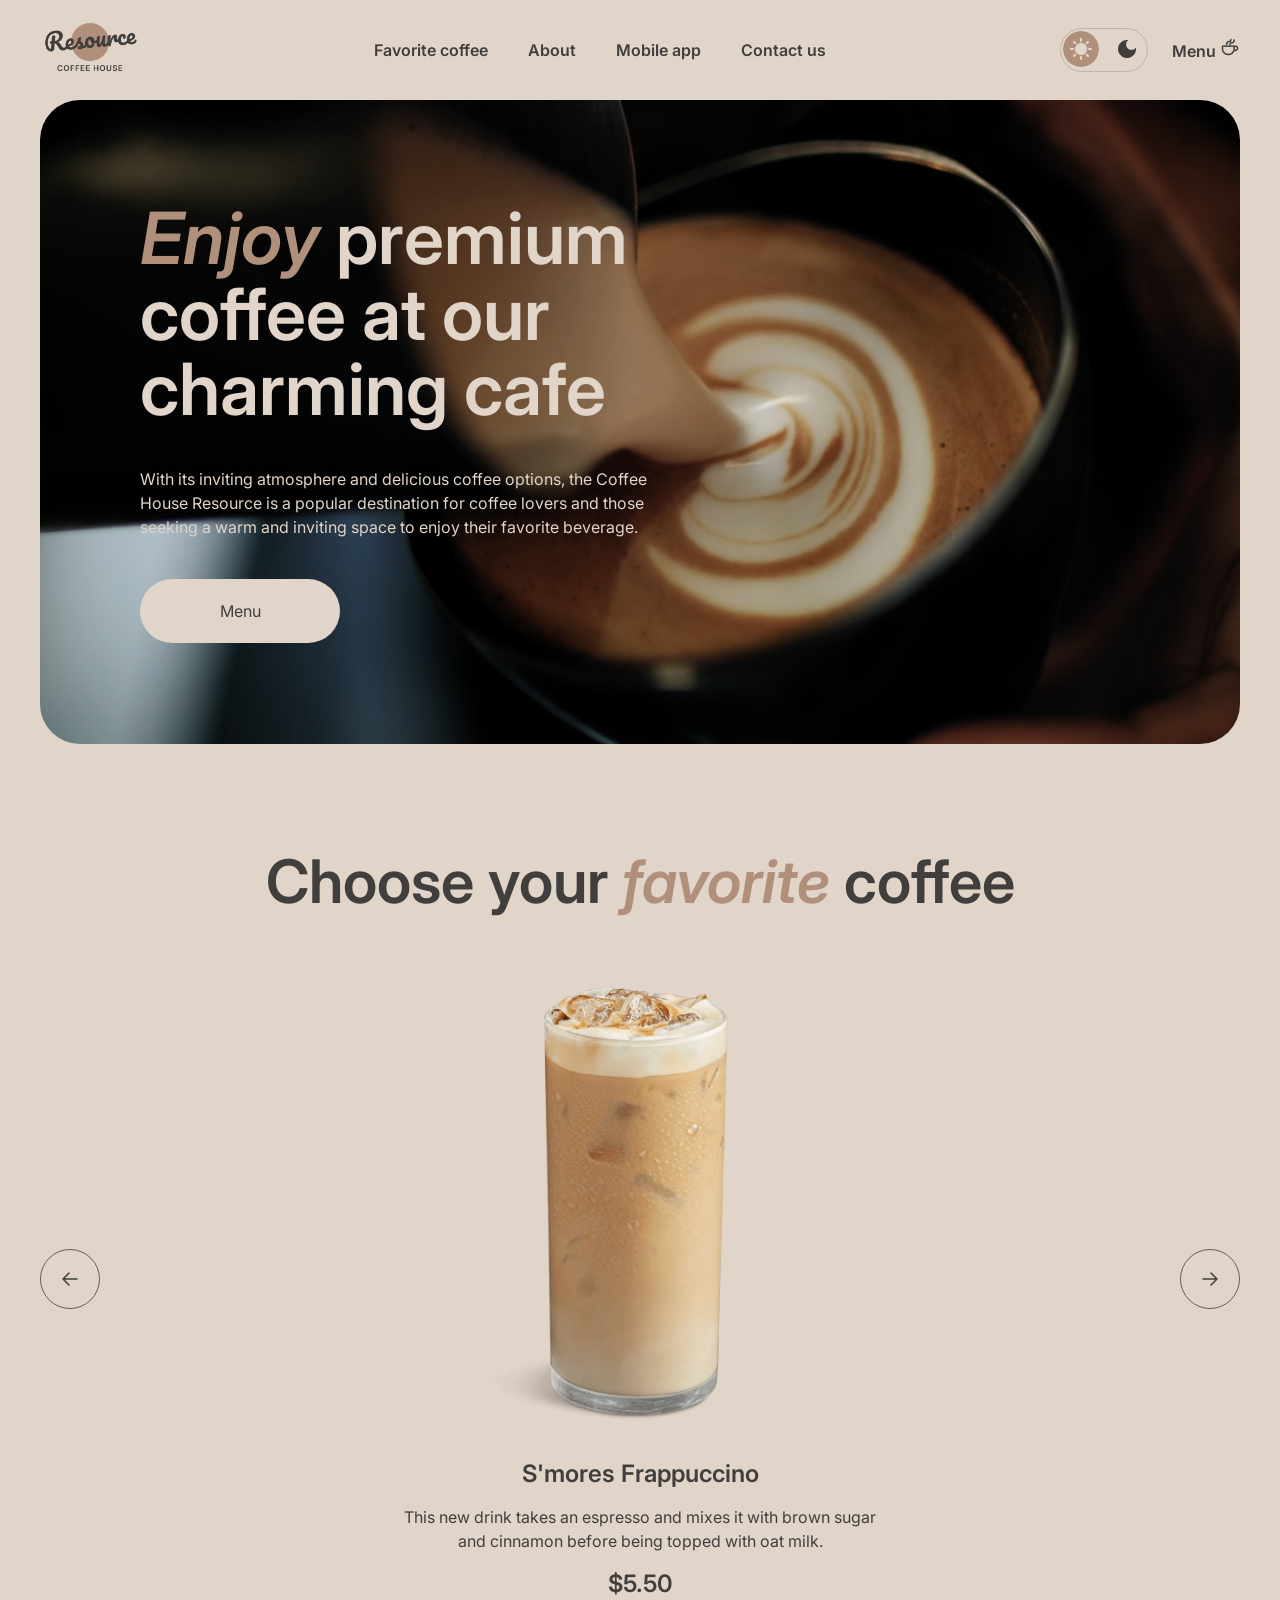
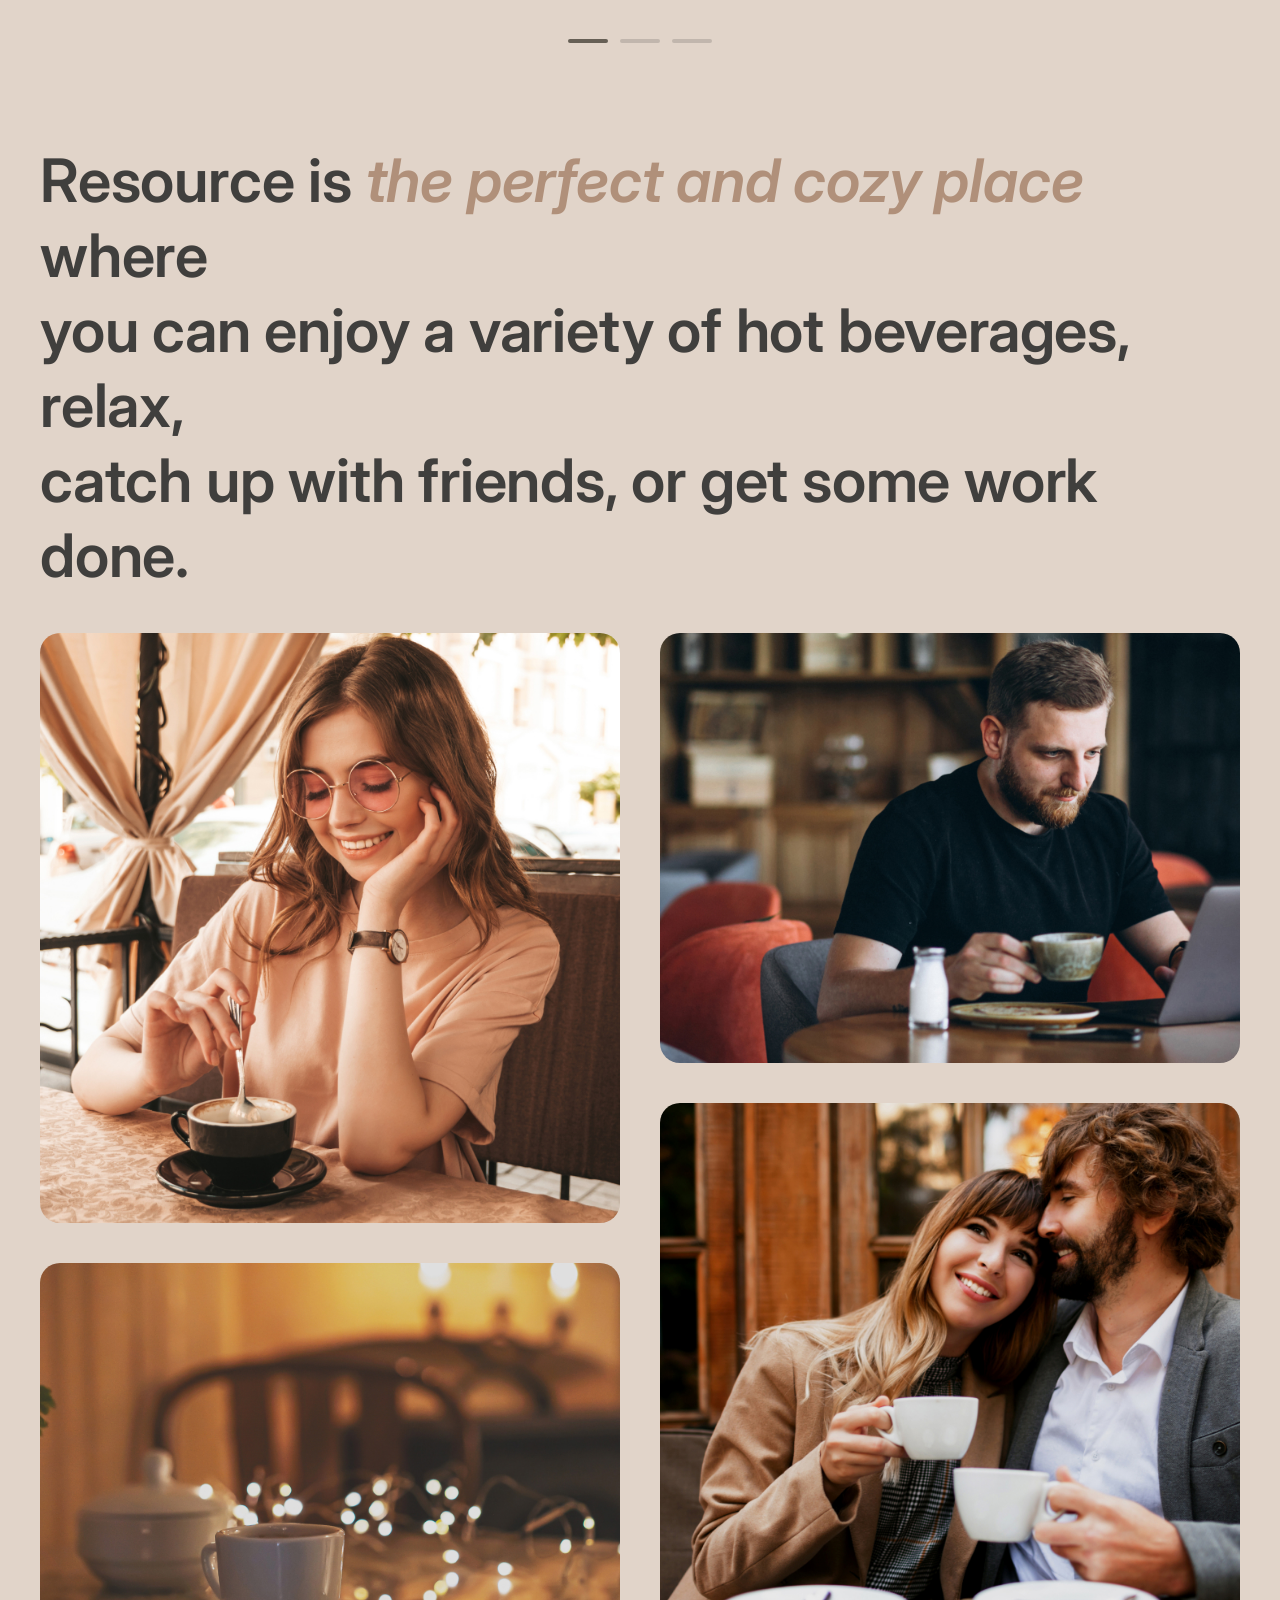
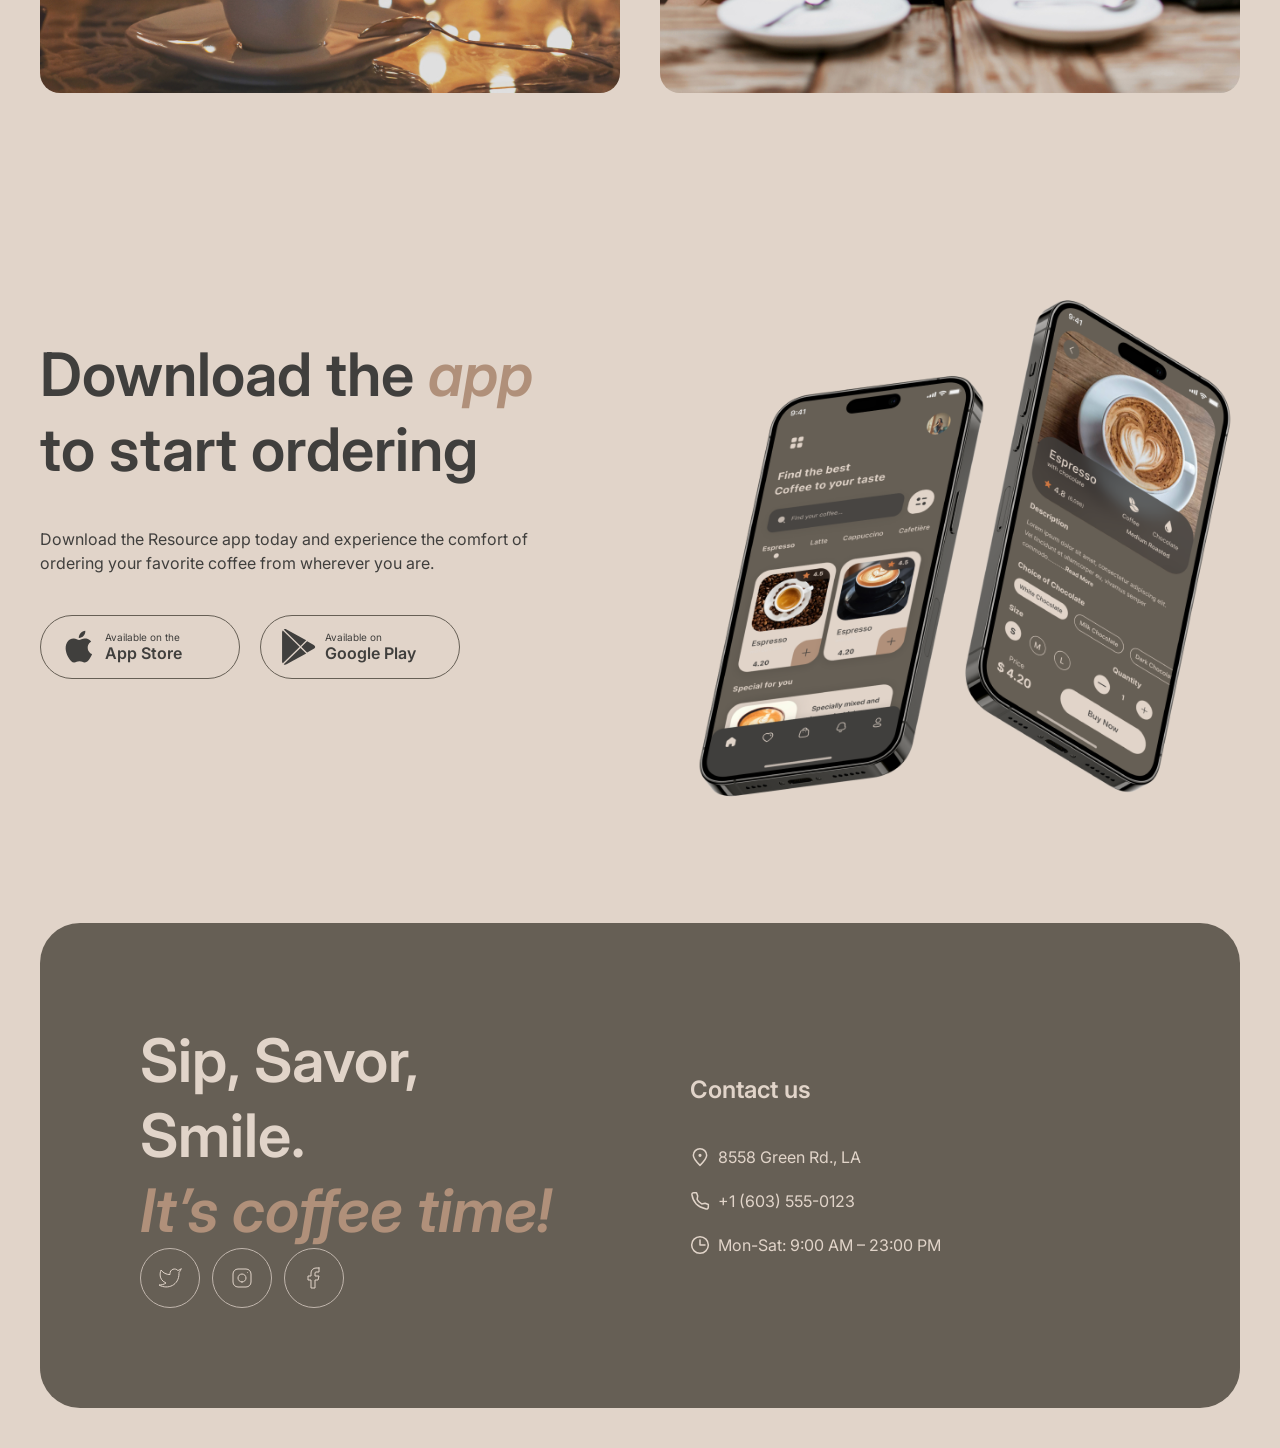
<file: index.html>
<!DOCTYPE html>
<html lang="en">
<head>
    <meta charset="UTF-8">
    <meta name="viewport" content="width=device-width, initial-scale=1.0">
    <link rel="preconnect" href="https://fonts.googleapis.com">
    <link rel="preconnect" href="https://fonts.gstatic.com" crossorigin>
    <link href="https://fonts.googleapis.com/css2?family=Inter:wght@300;400;500;600;700&display=swap" rel="stylesheet">
  <link rel="stylesheet" href="style.css">
    <title>Coffee House</title>
    <link rel="icon" href="assets/favicon.ico" type="image/x-icon">
</head>
<body>
    <header class="header">
      <div class="container header__container">
        <a href="#" class="header__logo" >
          <img src="assets/logo.png" alt="logo">
        </a>
        <nav class="header__nav">
          <ul class="header__menu">
            <li class="header__menu-item">
              <a href="#favorite" class="header__menu-link">Favorite coffee</a>
            </li>
            <li class="header__menu-item">
              <a href="#about" class="header__menu-link">About</a>
            </li>
            <li class="header__menu-item">
              <a href="#mobile-app" class="header__menu-link">Mobile app</a>
            </li>
            <li class="header__menu-item">
              <a href="#contacts" class="header__menu-link">Contact us</a>
            </li>
          </ul>
        </nav>
        <div class="header__actions">
            <button class="theme-switcher" type="button" aria-label="Switch color theme">
                <span class="theme-switcher__sun">
                    <img src="assets/sun.png" alt="sun">
                </span>
                <span class="theme-switcher__moon">
                    <img src="assets/moon.png" alt="moon">
                </span>
            </button>
             <a class="menu-link" href="menu.html">
                <span>Menu</span>
                <span class="menu-link__icon">
                    <img src="assets/coffee-cup.png" alt="coffee cup">
                </span>
            </a>
            <button class="header__burger" aria-label="Toggle menu">
            <span class="header__burger-line"></span>
            <span class="header__burger-line"></span>
            </button>
        </div>
      </div>
    </header>
    <main>
        <div class="main_container">
            <section class="hero-section">
                <div class="hero-section__content">
                <h1 class="hero-section__title">
                    <span class="hero-section__line">
                        <span class="hero-section__accent">Enjoy</span> premium
                    </span>
                    <span class="hero-section__line">coffee at our</span>
                    <span class="hero-section__line">charming cafe</span>
                    </h1>
                <p class="hero-section__description">
                    With its inviting atmosphere and delicious coffee options, the Coffee
                    House Resource is a popular destination for coffee lovers and those
                    seeking a warm and inviting space to enjoy their favorite beverage.
                </p>

                <a class="hero-section__button" href="#menu">
                    <span class="hero-section__button-text">Menu</span>
                    <span class="hero-section__button-icon">
                        <img src="assets/coffee-cup.png" alt="">
                    </span>
                </a>
                </div>
            </section>
            <section class="favorite-coffee" id="favorite">
                <h2 class="favorite-coffee__title">
                    Choose your <span class="favorite-coffee__accent">favorite</span> coffee
                </h2>
                <div class="favorite-coffee__slider">
                    <button
                    class="favorite-coffee__arrow favorite-coffee__arrow--prev"
                    type="button"
                    aria-label="Previous coffee">
                      <svg class="favorite-coffee__arrow-icon" width="24" height="24" viewBox="0 0 24 24" fill="none"
                        xmlns="http://www.w3.org/2000/svg" aria-hidden="true">
                        <path d="M19 12H5M11 18L5 12L11 6" stroke="currentColor" stroke-width="1.5" stroke-linecap="round"
                        stroke-linejoin="round"/>
                    </svg>
                    </button>
                    <article class="favorite-coffee__card">
                    <img class="favorite-coffee__image" src="assets/coffee-slider-1.png" alt="S'mores Frappuccino">
                    <div class="favorite-coffee__info">
                        <h3 class="favorite-coffee__name">S'mores Frappuccino</h3>
                        <p class="favorite-coffee__description">
                        This new drink takes an espresso and mixes it with brown sugar and
                        cinnamon before being topped with oat milk.
                        </p>
                        <p class="favorite-coffee__price">$5.50</p>
                    </div>
                    </article>
                    <button
                    class="favorite-coffee__arrow favorite-coffee__arrow--next"
                    type="button"
                    aria-label="Next coffee">
                    <svg  class="favorite-coffee__arrow-icon" width="24" height="24" viewBox="0 0 24 24"
                        fill="none" xmlns="http://www.w3.org/2000/svg" aria-hidden="true">
                        <path d="M5 12H19M13 18L19 12L13 6" stroke="currentColor" stroke-width="1.5" stroke-linecap="round"
                        stroke-linejoin="round"/>
                    </svg>
                    </button>
                </div>
                <div class="favorite-coffee__pagination">
                    <button
                        class="favorite-coffee__pagination-item favorite-coffee__pagination-item--active" type="button">
                    </button>
                    <button
                        class="favorite-coffee__pagination-item" type="button" aria-label="Show second coffee">
                    </button>
                    <button
                        class="favorite-coffee__pagination-item" type="button" aria-label="Show third coffee">
                    </button>
                </div>
            </section>
            <section class="about" id="about">
                <div class="container about__container">
                    <h2 class="about__title">
                    <span class="about__title-line">
                        Resource is <span class="about__accent">the perfect and cozy place</span> where</span>
                    <span class="about__title-line">you can enjoy a variety of hot beverages, relax,
                    </span>
                    <span class="about__title-line"> catch up with friends, or get some work done.
                    </span>
                    </h2>
                    <div class="about__gallery">
                        <div class="about__column about__column--left">
                            <div class="about__image-wrapper about__image-wrapper--large">
                                <img class="about__image" src="assets/about-1.jpg" alt="coffee">
                            </div>
                            <div class="about__image-wrapper about__image-wrapper--small">
                                <img class="about__image" src="assets/about-2.jpg" alt="Coffee cup on a table">
                            </div>
                        </div>
                        <div class="about__column about__column--right">
                            <div class="about__image-wrapper about__image-wrapper--small">
                                <img class="about__image" src="assets/about-3.jpg" alt="coffee">
                            </div>
                            <div class="about__image-wrapper about__image-wrapper--large">
                                <img class="about__image" src="assets/about-4.jpg" alt="coffee">
                            </div>
                        </div>
                    </div>
                </div>
                </section>
                <section class="mobile-app" id="mobile-app">
                    <div class="container mobile-app__container">
                        <div class="mobile-app__content">
                        <h2 class="mobile-app__title">
                            <span class="mobile-app__title-line">
                            Download the
                            <span class="mobile-app__accent">app</span>
                            </span>
                            <span class="mobile-app__title-line">
                            to start ordering
                            </span>
                        </h2>
                        <p class="mobile-app__description">
                            Download the Resource app today and experience the comfort of ordering
                            your favorite coffee from wherever you are.
                        </p>
                        <div class="mobile-app__buttons">
                            <a class="mobile-app__button" href="#" aria-label="Download Resource app on the App Store">
                            <span class="mobile-app__button-icon">
                                <img src="assets/app-store.svg" alt="app">
                            </span>
                            <span class="mobile-app__button-text">
                                <span class="mobile-app__button-label">Available on the</span>
                                <span class="mobile-app__button-store">App Store</span>
                            </span>
                            </a>
                            <a class="mobile-app__button" href="#" aria-label="Download Resource app on Google Play">
                            <span class="mobile-app__button-icon">
                                <img src="assets/google-play.svg" alt="google play">
                            </span>
                            <span class="mobile-app__button-text">
                                <span class="mobile-app__button-label">Available on</span>
                                <span class="mobile-app__button-store">Google Play</span>
                            </span>
                            </a>
                        </div>
                        </div>
                        <div class="mobile-app__image-wrapper">
                        <img class="mobile-app__image" src="assets/mobile-screens.png" alt="Resource Coffee House mobile app screens">
                        </div>
                    </div>
                    </section>
        </div>
    </main>
    <footer class="footer" id="contacts">
        <div class="container footer__container">
            <div class="footer__offer">
            <h2 class="footer__title">
                Sip, Savor, Smile.
                <span class="footer__accent">It’s coffee time!</span>
            </h2>
            <ul class="footer__socials">
                <li class="footer__social-item">
                <a class="footer__social-link" href="twitter.com" aria-label="Resource Coffee House on Twitter">
                    <img src="assets/twitter.svg" alt="t">
                </a>
                </li>
                <li class="footer__social-item">
                <a class="footer__social-link" href="instagram.com" aria-label="Resource Coffee House on Instagram">
                    <img src="assets/instagram.svg" alt="i">
                </a>
                </li>
                <li class="footer__social-item">
                <a class="footer__social-link" href="facebook.com" aria-label="Resource Coffee House on Facebook">
                    <img src="assets/facebook.svg" alt="f">
                </a>
                </li>
            </ul>
            </div>
            <div class="footer__contacts">
            <h3 class="footer__contacts-title">Contact us</h3>
            <address class="footer__contacts-list">
                <a
                class="footer__contact-link"
                href="https://maps.google.com/?q=8558+Green+Rd,+LA"
                target="_blank"
                rel="noopener noreferrer">
                <span class="footer__contact-icon">
                    <img src="assets/pin-alt.svg" alt="">
                </span>
                <span>8558 Green Rd., LA</span>
                </a>
                <a class="footer__contact-link" href="tel:+16035550123">
                <span class="footer__contact-icon">
                    <img src="assets/phone.svg" alt="">
                </span>
                <span>+1 (603) 555-0123</span>
                </a>
                <p class="footer__contact-link">
                <span class="footer__contact-icon">
                    <img src="assets/clock.svg" alt="">
                </span>
                <span>Mon-Sat: 9:00 AM – 23:00 PM</span>
                </p>
            </address>
            </div>
        </div>
        </footer>
    <script src="main.js"></script>
</body>
</html>
</file>
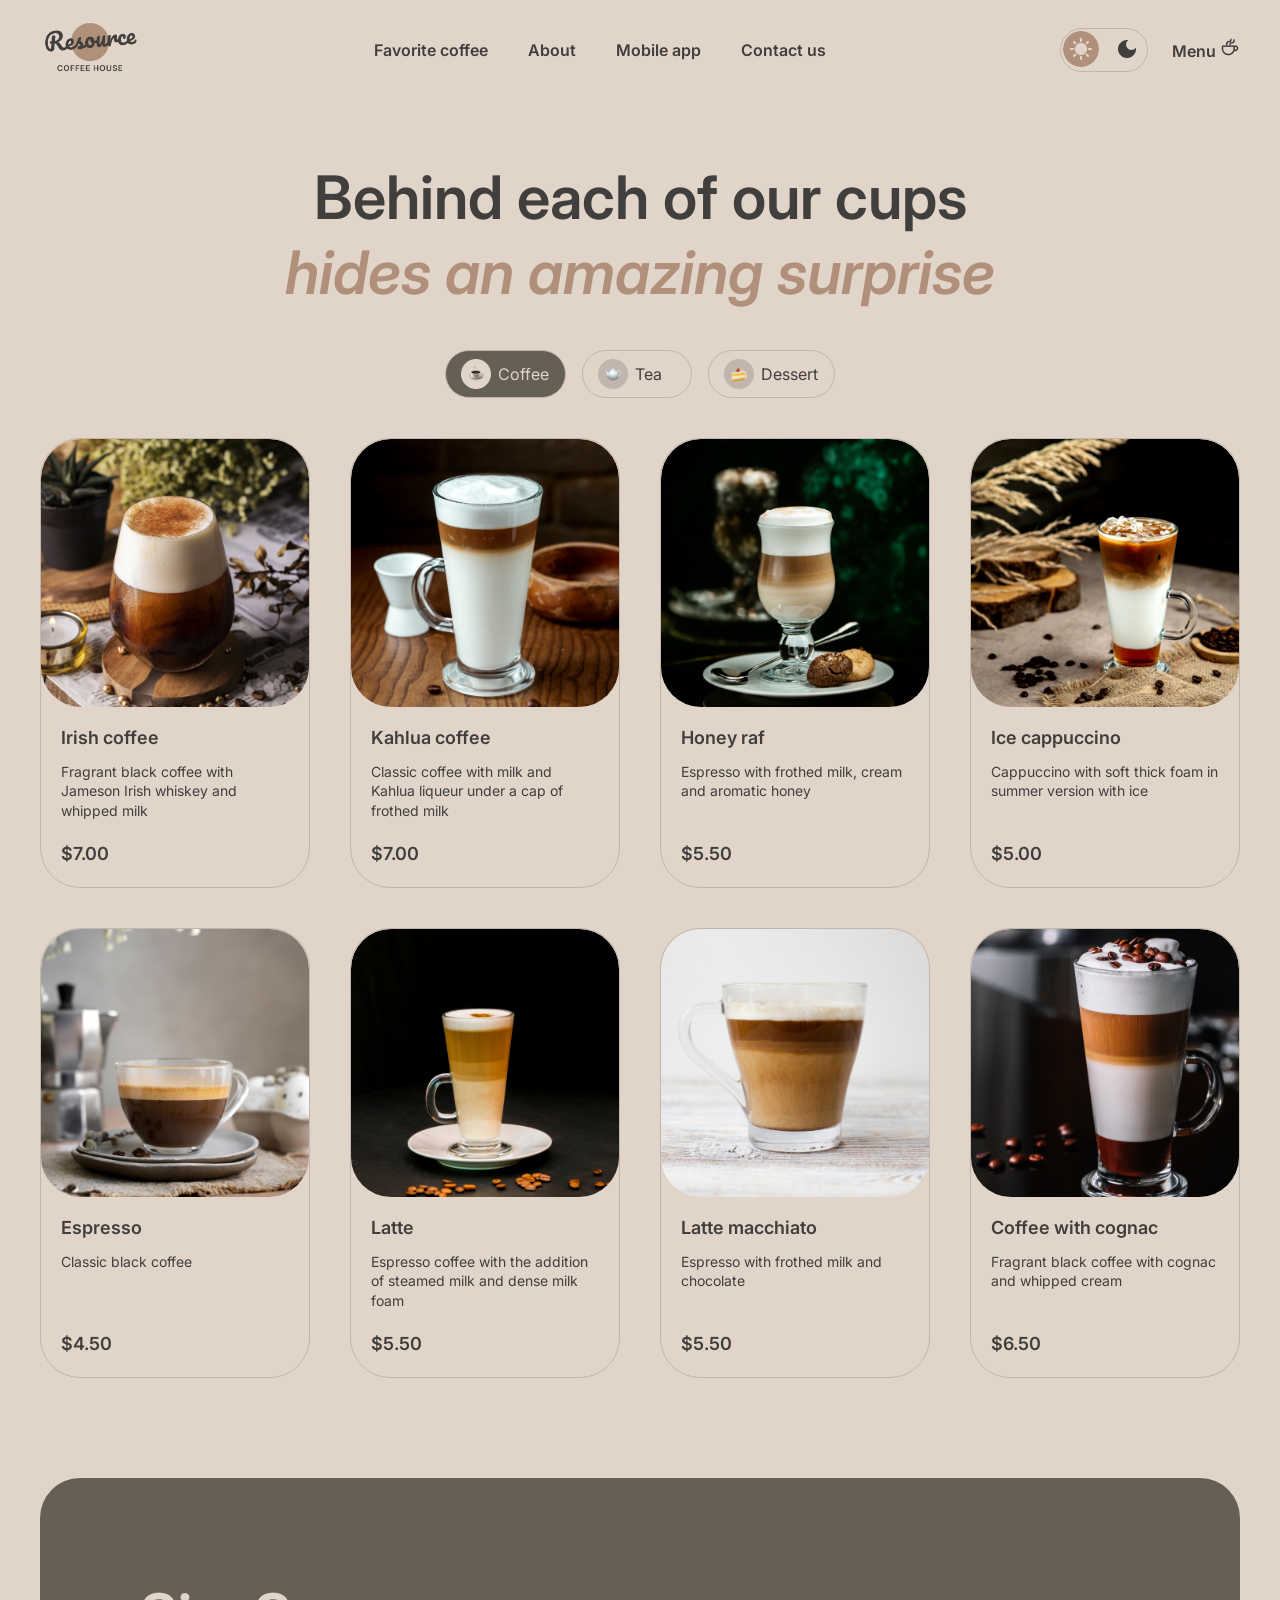
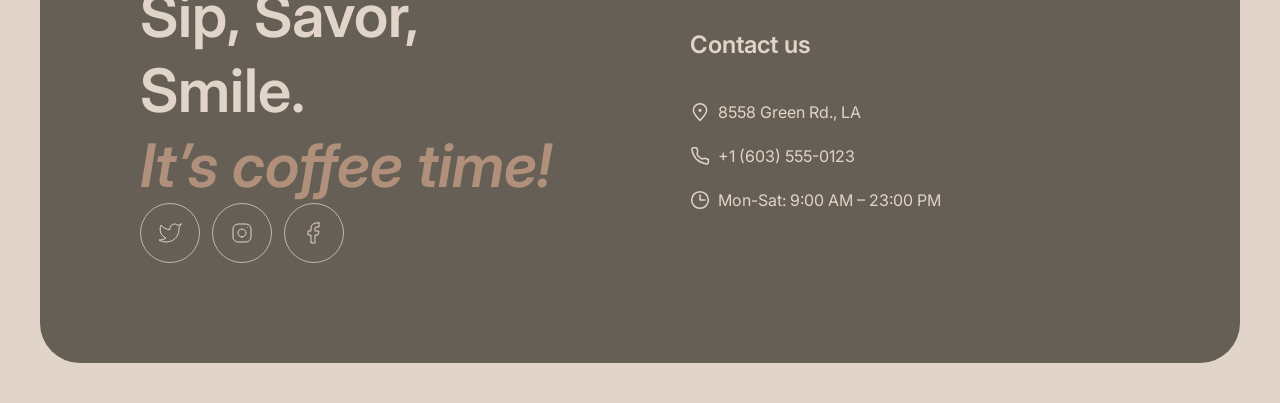
<file: menu.html>
<!DOCTYPE html>
<html lang="en">
  <head>
    <meta charset="UTF-8">
    <meta name="viewport" content="width=device-width, initial-scale=1.0">
    <title>Menu | Resource Coffee House</title>
    <link rel="icon" href="assets/favicon.ico" type="image/x-icon">
    <link rel="preconnect" href="https://fonts.googleapis.com">
    <link rel="preconnect" href="https://fonts.gstatic.com" crossorigin>
    <link href="https://fonts.googleapis.com/css2?family=Inter:ital,wght@0,400;0,500;0,600;0,700;1,600&display=swap" rel="stylesheet">
    <link rel="stylesheet" href="style.css">
  </head>
  <body>
    <header class="header">
      <div class="container header__container">
        <a href="index.html" class="header__logo">
          <img src="assets/logo.png" alt="Resource Coffee House">
        </a>
        <nav class="header__nav">
          <ul class="header__menu">
            <li class="header__menu-item">
              <a href="index.html#favorite" class="header__menu-link">Favorite coffee
              </a>
            </li>
            <li class="header__menu-item">
              <a href="index.html#about" class="header__menu-link">About</a>
            </li>
            <li class="header__menu-item">
              <a href="index.html#mobile-app" class="header__menu-link">
                Mobile app
              </a>
            </li>
            <li class="header__menu-item">
              <a href="#contacts" class="header__menu-link">Contact us</a>
            </li>
          </ul>
        </nav>
        <div class="header__actions">
          <button class="theme-switcher" type="button" aria-label="Switch color theme">
            <span class="theme-switcher__sun">
              <img src="assets/sun.png" alt="sun">
            </span>
            <span class="theme-switcher__moon">
              <img src="assets/moon.png" alt="moon">
            </span>
          </button>
          <a class="menu-link menu-link--active" href="menu.html">
            <span>Menu</span>
            <span class="menu-link__icon">
              <img src="assets/coffee-cup.png" alt="coffee">
            </span>
          </a>
          <button class="header__burger" type="button" aria-label="Open navigation menu">
            <span class="header__burger-line"></span>
            <span class="header__burger-line"></span>
          </button>
        </div>
      </div>
    </header>
    <main>
      <section class="menu-page">
        <div class="container">
          <h1 class="menu-page__title"> Behind each of our cups
            <span class="menu-page__accent">hides an amazing surprise</span>
          </h1>
          <div class="menu-page__tabs-wrapper">
            <input class="menu-page__radio" id="coffee" type="radio" name="menu-category" checked>
            <input class="menu-page__radio" id="tea" type="radio" name="menu-category">
            <input class="menu-page__radio" id="dessert" type="radio" name="menu-category">
            <div class="menu-page__tabs">
              <label class="menu-page__tab" for="coffee">
                <span class="menu-page__tab-icon">
                  <img src="assets/cofee.png" alt="cofee">
                </span>
                <span>Coffee</span>
              </label>
              <label class="menu-page__tab" for="tea">
                <span class="menu-page__tab-icon">
                  <img src="assets/tea.png" alt="tea">
                </span>
                <span>Tea</span>
              </label>
              <label class="menu-page__tab" for="dessert">
                <span class="menu-page__tab-icon">
                  <img src="assets/dessert.png" alt="">
                </span>
                <span>Dessert</span>
              </label>
            </div>
            <div class="menu-page__grid menu-page__grid--coffee">
              <article class="product-card">
                <div class="product-card__image-wrapper">
                  <img class="product-card__image" src="assets/coffee-1.jpg" alt="Irish coffee">
                </div>
                <div class="product-card__content">
                  <h2 class="product-card__title">Irish coffee</h2>
                  <p class="product-card__description">Fragrant black coffee with Jameson Irish whiskey and whipped milk</p>
                  <p class="product-card__price">$7.00</p>
                </div>
              </article>
              <article class="product-card">
                <div class="product-card__image-wrapper">
                  <img class="product-card__image" src="assets/coffee-2.jpg" alt="Kahlua coffee">
                </div>
                <div class="product-card__content">
                  <h2 class="product-card__title">Kahlua coffee</h2>
                  <p class="product-card__description">Classic coffee with milk and Kahlua liqueur under a cap of frothed milk</p>
                  <p class="product-card__price">$7.00</p>
                </div>
              </article>
              <article class="product-card">
                <div class="product-card__image-wrapper">
                  <img class="product-card__image" src="assets/coffee-3.jpg" alt="Honey raf">
                </div>
                <div class="product-card__content">
                  <h2 class="product-card__title">Honey raf</h2>
                  <p class="product-card__description">Espresso with frothed milk, cream and aromatic honey</p>
                  <p class="product-card__price">$5.50</p>
                </div>
              </article>
              <article class="product-card">
                <div class="product-card__image-wrapper">
                  <img class="product-card__image" src="assets/coffee-4.jpg" alt="Ice cappuccino">
                </div>
                <div class="product-card__content">
                  <h2 class="product-card__title">Ice cappuccino</h2>
                  <p class="product-card__description">Cappuccino with soft thick foam in summer version with ice</p>
                  <p class="product-card__price">$5.00</p>
                </div>
              </article>
              <article class="product-card">
                <div class="product-card__image-wrapper">
                  <img class="product-card__image" src="assets/coffee-5.jpg" alt="Espresso">
                </div>
                <div class="product-card__content">
                  <h2 class="product-card__title">Espresso</h2>
                  <p class="product-card__description">Classic black coffee</p>
                  <p class="product-card__price">$4.50</p>
                </div>
              </article>
              <article class="product-card">
                <div class="product-card__image-wrapper">
                  <img class="product-card__image" src="assets/coffee-6.jpg" alt="Latte">
                </div>
                <div class="product-card__content">
                  <h2 class="product-card__title">Latte</h2>
                  <p class="product-card__description">
                    Espresso coffee with the addition of steamed milk and dense milk foam
                  </p>
                  <p class="product-card__price">$5.50</p>
                </div>
              </article>
              <article class="product-card">
                <div class="product-card__image-wrapper">
                  <img class="product-card__image" src="assets/coffee-7.jpg" alt="Latte macchiato">
                </div>
                <div class="product-card__content">
                  <h2 class="product-card__title">Latte macchiato</h2>
                  <p class="product-card__description">Espresso with frothed milk and chocolate</p>
                  <p class="product-card__price">$5.50</p>
                </div>
              </article>
              <article class="product-card">
                <div class="product-card__image-wrapper">
                  <img class="product-card__image" src="assets/coffee-8.jpg" alt="Coffee with cognac">
                </div>
                <div class="product-card__content">
                  <h2 class="product-card__title">Coffee with cognac</h2>
                  <p class="product-card__description">Fragrant black coffee with cognac and whipped cream</p>
                  <p class="product-card__price">$6.50</p>
                </div>
              </article>
            </div>
            <div class="menu-page__grid menu-page__grid--tea">
              <article class="product-card">
                <div class="product-card__image-wrapper">
                  <img class="product-card__image" src="assets/tea-1.png" alt="Moroccan tea">
                </div>
                <div class="product-card__content">
                  <h2 class="product-card__title">Moroccan</h2>
                  <p class="product-card__description">Fragrant black tea with the addition of tangerine, cinnamon, honey, lemon and mint</p>
                  <p class="product-card__price">$4.50</p>
                </div>
              </article>
              <article class="product-card">
                <div class="product-card__image-wrapper">
                  <img class="product-card__image" src="assets/tea-2.png" alt="Ginger tea">
                </div>
                <div class="product-card__content">
                  <h2 class="product-card__title">Ginger</h2>
                  <p class="product-card__description">Original black tea with fresh ginger, lemon and honey</p>
                  <p class="product-card__price">$5.00</p>
                </div>
              </article>
              <article class="product-card">
                <div class="product-card__image-wrapper">
                  <img class="product-card__image" src="assets/tea-3.png" alt="Sea buckthorn tea">
                </div>
                <div class="product-card__content">
                  <h2 class="product-card__title">Cranberry</h2>
                  <p class="product-card__description">Invigorating black tea with cranberry and honey</p>
                  <p class="product-card__price">$5.00</p>
                </div>
              </article>
              <article class="product-card">
                <div class="product-card__image-wrapper">
                  <img class="product-card__image" src="assets/tea-4.png" alt="Berry tea">
                </div>
                <div class="product-card__content">
                  <h2 class="product-card__title">Sea buckthorn</h2>
                  <p class="product-card__description">Toning sweet black tea with sea buckthorn, fresh thyme and cinnamon</p>
                  <p class="product-card__price">$4.50</p>
                </div>
              </article>
            </div>
            <div class="menu-page__grid menu-page__grid--dessert">
              <article class="product-card">
                <div class="product-card__image-wrapper">
                  <img class="product-card__image" src="assets/dessert-1.png" alt="Marble cheesecake">
                </div>
                <div class="product-card__content">
                  <h2 class="product-card__title">Marble cheesecake</h2>
                  <p class="product-card__description">Philadelphia cheese with lemon zest on a light sponge cake and red currant jam</p>
                  <p class="product-card__price">$3.50</p>
                </div>
              </article>
              <article class="product-card">
                <div class="product-card__image-wrapper">
                  <img class="product-card__image" src="assets/dessert-2.png" alt="Red velvet">
                </div>
                <div class="product-card__content">
                  <h2 class="product-card__title">Red velvet</h2>
                  <p class="product-card__description">Layer cake with cream cheese frosting</p>
                  <p class="product-card__price">$4.00</p>
                </div>
              </article>
              <article class="product-card">
                <div class="product-card__image-wrapper">
                  <img class="product-card__image" src="assets/dessert-3.png" alt="Cheesecakes">
                </div>
                <div class="product-card__content">
                  <h2 class="product-card__title">Cheesecakes</h2>
                  <p class="product-card__description">Soft cottage cheese pancakes with sour cream and fresh berries and sprinkled with powdered sugar</p>
                  <p class="product-card__price">$4.50</p>
                </div>
              </article>
              <article class="product-card">
                <div class="product-card__image-wrapper">
                  <img class="product-card__image" src="assets/dessert-4.png" alt="Creme brulee">
                </div>
                <div class="product-card__content">
                  <h2 class="product-card__title">Creme brulee</h2>
                  <p class="product-card__description">Delicate creamy dessert in a caramel basket with wild berries</p>
                  <p class="product-card__price">$4.00</p>
                </div>
              </article>
              <article class="product-card">
                <div class="product-card__image-wrapper">
                  <img class="product-card__image" src="assets/dessert-5.png" alt="Pancakes">
                </div>
                <div class="product-card__content">
                  <h2 class="product-card__title">Pancakes</h2>
                  <p class="product-card__description">Tender pancakes with strawberry jam and fresh strawberries
                  </p>
                  <p class="product-card__price">$4.50</p>
                </div>
              </article>
              <article class="product-card">
                <div class="product-card__image-wrapper">
                  <img class="product-card__image" src="assets/dessert-6.png" alt="Honey cake">
                </div>
                <div class="product-card__content">
                  <h2 class="product-card__title">Honey cake</h2>
                  <p class="product-card__description">Classic honey cake with delicate custard</p>
                  <p class="product-card__price">$4.50</p>
                </div>
              </article>
              <article class="product-card">
                <div class="product-card__image-wrapper">
                  <img class="product-card__image" src="assets/dessert-7.png" alt="Chocolate cake">
                </div>
                <div class="product-card__content">
                  <h2 class="product-card__title">Chocolate cake</h2>
                  <p class="product-card__description">Cake with hot chocolate filling and nuts with dried apricots</p>
                  <p class="product-card__price">$5.50</p>
                </div>
              </article>
              <article class="product-card">
                <div class="product-card__image-wrapper">
                  <img class="product-card__image" src="assets/dessert-8.png" alt="Black forest">
                </div>
                <div class="product-card__content">
                  <h2 class="product-card__title">Black forest</h2>
                  <p class="product-card__description">A combination of thin sponge cake with cherry jam and light chocolate mousse</p>
                  <p class="product-card__price">$6.50</p>
                </div>
              </article>
            </div>
          </div>
        </div>
      </section>
    </main>
    <footer class="footer" id="contacts">
      <div class="container footer__container">
        <div class="footer__offer">
          <h2 class="footer__title">
            Sip, Savor, Smile.
            <span class="footer__accent">It’s coffee time!</span>
          </h2>
          <ul class="footer__socials">
            <li class="footer__social-item">
              <a class="footer__social-link" href="twitter.com" aria-label="Twitter">
                <img src="assets/twitter.svg" alt="t">
              </a>
            </li>
            <li class="footer__social-item">
              <a class="footer__social-link" href="instagram.com" aria-label="Instagram">
                <img src="assets/instagram.svg" alt="i">
              </a>
            </li>
            <li class="footer__social-item">
              <a class="footer__social-link" href="facebook.com" aria-label="Facebook">
                <img src="assets/facebook.svg" alt="f">
              </a>
            </li>
          </ul>
        </div>
        <div class="footer__contacts">
          <h3 class="footer__contacts-title">Contact us</h3>
          <address class="footer__contacts-list">
            <a
              class="footer__contact-link"
              href="https://maps.google.com/?q=8558+Green+Rd,+LA"
              target="_blank"
              rel="noopener noreferrer">
              <span class="footer__contact-icon">
                <img src="assets/pin-alt.svg" alt="">
              </span>
              <span>8558 Green Rd., LA</span>
            </a>
            <a class="footer__contact-link" href="tel:+16035550123">
              <span class="footer__contact-icon">
                <img src="assets/phone.svg" alt="">
              </span>
              <span>+1 (603) 555-0123</span>
            </a>
            <p class="footer__contact-link">
              <span class="footer__contact-icon">
                <img src="assets/clock.svg" alt="">
              </span>
              <span>Mon-Sat: 9:00 AM – 23:00 PM</span>
            </p>
          </address>
        </div>
      </div>
    </footer>
    <script src="main.js"></script>
  </body>
</html>
</file>
<file: style.css>
* {
  margin: 0;
  padding: 0;
  box-sizing: border-box;
}
html {
  scroll-behavior: smooth;
}

body {
  font-family: "Inter", sans-serif;
  font-weight: 400;
  line-height: 1.5;
  color: #111;
  background-color: #E1D4C9;
  color: #403F3D;
  margin: 0 auto;
}
.header__logo img{
    width: 100px;
    height: 60px;

}
.header__container{
    max-width: 1360px;
    margin: 0 auto;
    display: flex;
    align-items: center;
    justify-content: space-between;
    min-height: 100px;
    gap: 16px;
}
.header__menu {
  display: flex;
  align-items: center;
  gap: 40px;
  margin: 0;
  padding: 0;
  list-style: none;
}
.header__menu-link, .menu-link {
  color: #403f3d;
  text-decoration: none;
  font-size: 16px;
  position: relative;
  font-weight: 600;
}
.header__menu-link::after,
.menu-link::after {
  position: absolute;
  bottom: -6px;
  left: 0;
  width: 100%;
  height: 2px;
  background-color: #403f3d;
  content: "";
  transform: scaleX(0);
  transform-origin: left;
  transition: transform 0.5s ease;
}

.header__menu-link:hover::after,
.menu-link:hover::after {
  transform: scaleX(1);
}
.header__actions{
    display: flex;
    justify-content: center;
    align-items: center;
    gap: 24px;
}
.theme-switcher__sun img, 
.theme-switcher__moon img{
    width: 36px;
    height: 36px;
    border-radius: 50%;
}
.theme-switcher{
    background-color: inherit;
    border-radius: 100px;
    border: 1px #C1B6AD solid;
    width: 88px;
    height: 44px;
    display: flex;
    justify-content: center;
    align-items: center;
    cursor: pointer;
    gap: 10px;
}
.theme-switcher:hover .theme-switcher__moon {
  background-color: #665f55;
  border-radius: 100px;
}
.menu-link__icon img {
  width: 20px;
  height: 20px;
  object-fit: contain;
}
.header__burger {
  display: none;
  width: 44px;
  height: 44px;
  padding: 10px;
  border: none;
  background-color: transparent;
  cursor: pointer;
}

.header__burger-line {
  display: block;
  width: 24px;
  height: 2px;
  margin: 5px 0;
  background-color: #403f3d;
  transition: transform 0.3s ease, opacity 0.3s ease;
}
@media (max-width: 1439px) {
     body {
    padding: 0 40px;
  }
}
@media (max-width: 768px) {
  .header__container {
    position: relative;
    min-height: 72px;
  }

  .header__nav {
    display: none;
  }

  .header__burger {
    display: block;
    width: 44px;
    height: 44px;
    padding: 0;
    border: 1px solid #665f55;
    border-radius: 50%;
    background-color: transparent;
    cursor: pointer;
  }

  .header__burger-line {
    display: block;
    width: 16px;
    height: 2px;
    margin: 4px auto;
    border-radius: 2px;
    background-color: #403f3d;
  }

  .header__actions {
    gap: 16px;
  }

  .header__nav.header__nav--open {
    position: absolute;
    display: flex;
    top: 100%;
    align-items: center;
    justify-content: center;
    z-index: 10;
    display: block;
    padding: 24px;
    background-color: #e1d4c9;
  }

  .header__menu {
    flex-direction: column;
    align-items: flex-start;
    gap: 20px;
  }

  .header__menu-link {
    font-size: 16px;
  }
  .menu-link {
  display: none;
}
}
@media (max-width: 750px) {
    body {
    padding: 0 16px;
  }
}
.main_container{
    max-width: 1360px;
    margin: 0 auto;
}
.hero-section{
    background: url(assets/img-hero.jpg) ;
    max-width: 1360px;
    height: 644px;
    background-position: center;
  background-size: cover;
  background-repeat: no-repeat;
  border-radius: 40px;
}
.hero-section__content {
  max-width: 530px;
  padding-top: 100px;
  margin-left: 100px;
  color: #e1d4c9;
}
.hero-section__title {
  margin: 0 0 40px;
  font-size: 72px;
  font-weight: 600;
  line-height: 1.05;
}
.hero-section__line {
  display: block;
}

.hero-section__accent {
  color: #b0907a;
  font-style: italic;
}

.hero-section__description {
  max-width: 530px;
  margin: 0 0 40px;
  color: #e1d4c9;
  font-size: 16px;
  line-height: 1.5;
  letter-spacing: 0,2;
}

.hero-section__button {
  display: inline-flex;
  align-items: center;
  justify-content: center;
  min-width: 200px;
  min-height: 64px;
  padding: 0 24px;
  border-radius: 32px;
  color: #403f3d;
  background-color: #e1d4c9;
  font-size: 16px;
  text-decoration: none;
  transition: 0.3s ease;
}
.hero-section__button-icon {
  display: flex;
  align-items: center;
  justify-content: center;
  width: 0;
  opacity: 0;
  overflow: hidden;
  transition: width 0.3s ease, opacity 0.3s ease;
}

.hero-section__button-icon img {
  display: block;
  width: 22px;
  height: 20px;
  padding-left: 2px;
}

.hero-section__button:hover .hero-section__button-icon {
  width: 20px;
  opacity: 1;
}
@media (max-width: 768px) {
    .hero-section__content {
    padding-top: 100px;
    margin-left: 60px;
    }
}
@media (max-width: 630px) {
    .hero-section__content {
    padding-top: 60px;
    margin-left: 16px;
    }
    .hero-section__title{
    font-size: 58px;  
    }
}
@media (max-width: 440px) {
.hero-section__title{
    font-size: 42px;  
    }
    .hero-section {
    height: 552px;
    }
}
.favorite-coffee {
  padding: 100px 0;
}

.favorite-coffee__title {
  margin: 0 0 40px;
  color: #403f3d;
  font-size: 60px;
  font-weight: 600;
  line-height: 1.25;
  text-align: center;
}

.favorite-coffee__accent {
  color: #b0907a;
  font-style: italic;
}

.favorite-coffee__slider {
  display: flex;
  align-items: center;
  justify-content: space-between;
  width: 100%;
  max-width: 1360px;
  margin: 0 auto;
}

.favorite-coffee__card {
  flex-grow: 1;
  max-width: 480px;
  margin: 0 20px;
}

.favorite-coffee__card {
  display: flex;
  flex-direction: column;
  align-items: center;
  width: 480px;
  text-align: center;
}

.favorite-coffee__image {
  display: block;
  width: 480px;
  height: 480px;
  margin-bottom: 20px;
  object-fit: cover;
  border-radius: 50%;
}

.favorite-coffee__info {
  display: flex;
  flex-direction: column;
  align-items: center;
}

.favorite-coffee__name {
  margin: 0 0 16px;
  color: #403f3d;
  font-size: 24px;
  font-weight: 600;
  line-height: 1.25;
}

.favorite-coffee__description {
  max-width: 480px;
  margin: 0 0 16px;
  color: #403f3d;
  font-size: 16px;
  line-height: 1.5;
}

.favorite-coffee__price {
  margin: 0;
  color: #403f3d;
  font-size: 24px;
  font-weight: 600;
  line-height: 1.25;
}

.favorite-coffee__arrow {
  display: flex;
  align-items: center;
  justify-content: center;

  width: 60px;
  height: 60px;
  padding: 0;
  border: 1px solid #665f55;
  border-radius: 50%;
  color: #403f3d;
  background-color: transparent;
  cursor: pointer;

  transition: color 0.3s ease, background-color 0.3s ease;
}

.favorite-coffee__arrow:hover {
  color: #e1d4c9;
  background-color: #665f55;
}

.favorite-coffee__pagination {
  display: flex;
  justify-content: center;
  gap: 12px;
  margin-top: 40px;
}

.favorite-coffee__pagination-item {
  width: 40px;
  height: 4px;
  padding: 0;
  border: 0;
  border-radius: 100px;
  background-color: #c1b6ad;
  cursor: pointer;
}

.favorite-coffee__pagination-item--active {
  background-color: #665f55;
}
@media (max-width: 760px) {
  .favorite-coffee__arrow {
    display: none;
  }
  .favorite-coffee__title{
    font-size: 32px;
  }
  .favorite-coffee__image {
    display: block;
    width: 348px;
    height: 348px;
}
.favorite-coffee__slider {
    display: block;
  }
  .favorite-coffee__card {
    width: 100%;
    margin: 0 auto;
  }
}


.about__container {
  max-width: 1360px;
  margin: 0 auto;
}

.about__title {
  margin: 0 0 40px;
  color: #403f3d;
  font-size: 60px;
  font-weight: 600;
  line-height: 1.25;
  letter-spacing: -0.2px;
}

.about__title-line {
  display: block;
}

.about__accent {
  color: #b0907a;
  font-style: italic;
}

.about__gallery {
  display: grid;
  grid-template-columns: repeat(2, 1fr);
  gap: 40px;
}

.about__column {
  display: flex;
  flex-direction: column;
  gap: 40px;
}

.about__image-wrapper {
  overflow: hidden;
  border-radius: 20px;
}

.about__image-wrapper--large {
  height: 590px;
}

.about__image-wrapper--small {
  height: 430px;
}

.about__image {
  display: block;
  width: 100%;
  height: 100%;
  object-fit: cover;
  transition: transform 0.5s ease;
}

.about__image-wrapper:hover .about__image {
  transform: scale(1.1);
}
@media (max-width: 1000px) {
  .about__image-wrapper--small {
    display: none;
  }

  .about__gallery {
    grid-template-columns: 1fr;
    gap: 40px;
  }

  .about__column {
    gap: 0;
  }
  .about__image-wrapper--large {
    height: 590px;
  }
}
@media (max-width: 700px) {
  .about__title {
    font-size: 32px;
    letter-spacing: 0.55px;
  }
}
.mobile-app {
  padding: 100px 0;
}

.mobile-app__container {
  display: grid;
  grid-template-columns: minmax(0, 1fr) minmax(0, 1fr);
  align-items: center;
  gap: 100px;
}

.mobile-app__content {
  max-width: 630px;
}

.mobile-app__title {
  margin: 0 0 40px;
  color: #403f3d;
  font-size: 60px;
  font-weight: 600;
  line-height: 1.25;
}

.mobile-app__title-line {
  display: block;
}

.mobile-app__accent {
  color: #b0907a;
  font-style: italic;
}

.mobile-app__description {
  max-width: 630px;
  margin: 0 0 40px;
  color: #403f3d;
  font-size: 16px;
  line-height: 1.5;
}

.mobile-app__buttons {
  display: flex;
  flex-wrap: wrap;
  gap: 20px;
}

.mobile-app__button {
  display: flex;
  align-items: center;
  gap: 8px;

  width: 200px;
  min-height: 64px;
  padding: 12px 20px;

  border: 1px solid #665f55;
  border-radius: 100px;

  color: #403f3d;
  background-color: transparent;
  text-decoration: none;

  transition: color 0.3s ease, background-color 0.3s ease;
}

.mobile-app__button-icon {
  display: flex;
  flex: 0 0 36px;
  align-items: center;
  justify-content: center;
}

.mobile-app__button-icon img {
  display: block;
  width: 36px;
  height: 36px;
}

.mobile-app__button-text {
  display: flex;
  flex-direction: column;
  align-items: flex-start;
}

.mobile-app__button-label {
  font-size: 10px;
  line-height: 1.4;
}

.mobile-app__button-store {
  font-size: 16px;
  font-weight: 600;
  line-height: 1.2;
}

.mobile-app__image-wrapper {
  display: flex;
  align-items: flex-end;
  justify-content: center;
  min-height: 630px;
  overflow: hidden;
}

.mobile-app__image {
  display: block;
  width: 100%;
  max-width: 630px;
  height: auto;
  object-fit: contain;
}
.footer {
  padding: 0 0 40px;
}

.footer__container {
  display: grid;
  grid-template-columns: 1fr 1fr;
  gap: 100px;
  padding: 100px;
  border-radius: 40px;
  color: #e1d4c9;
  background-color: #665f55;
  max-width: 1360px;
  margin: 0 auto;
}

.footer__offer {
  display: flex;
  flex-direction: column;
  justify-content: space-between;
  min-height: 250px;
}

.footer__title {
  margin: 0;
  color: #e1d4c9;
  font-size: 60px;
  font-weight: 600;
  line-height: 1.25;
}

.footer__accent {
  display: block;
  color: #b0907a;
  font-style: italic;
}

.footer__socials {
  display: flex;
  gap: 12px;
  margin: 0;
  padding: 0;
  list-style: none;
}

.footer__social-link {
  display: flex;
  align-items: center;
  justify-content: center;

  width: 60px;
  height: 60px;
  border: 1px solid #c1b6ad;
  border-radius: 50%;
}

.footer__social-link img {
  width: 24px;
  height: 24px;
}

.footer__contacts {
  align-self: center;
}

.footer__contacts-title {
  margin: 0 0 40px;
  color: #e1d4c9;
  font-size: 24px;
  font-weight: 600;
  line-height: 1.25;
}

.footer__contacts-list {
  display: flex;
  flex-direction: column;
  gap: 20px;
  font-style: normal;
}

.footer__contact-link {
  display: flex;
  align-items: center;
  gap: 8px;

  margin: 0;
  color: #e1d4c9;
  font-size: 16px;
  font-style: normal;
  line-height: 1.5;
  text-decoration: none;
}

.footer__contact-icon {
  display: flex;
  flex: 0 0 20px;
  align-items: center;
  justify-content: center;
}
.mobile-app__button {
  transition: color 0.3s ease, background-color 0.3s ease;
}

.footer__contact-link {
  transition: text-decoration-color 0.3s ease;
}

.footer__social-link {
  transition: background-color 0.3s ease;
}
@media (max-width: 1000px) {

  .mobile-app__container {
    grid-template-columns: 1fr;
    gap: 40px;
  }

  .mobile-app__content {
    max-width: 100%;
  }

  .mobile-app__image-wrapper {
    min-height: auto;
  }

  .mobile-app__image {
    display: block;
    width: 100%;
    max-width: 600px;
    margin: 0 auto;
  }

  .footer__container {
    grid-template-columns: 1fr;
    gap: 60px;
  }

  .footer__offer {
    min-height: auto;
    gap: 40px;
  }

  .footer__contacts {
    align-self: start;
  }
}

.footer__contact-icon img {
  display: block;
  width: 20px;
  height: 20px;
}
@media (max-width: 560px) {
  .mobile-app__title,
  .footer__title {
    font-size: 32px;
  }
  .footer__container {
    padding: 60px 16px;
}
}
@media (hover: hover) {
  .mobile-app__button:hover {
    color: #e1d4c9;
    background-color: #665f55;
  }
  .mobile-app__button:hover .mobile-app__button-icon img {
    filter: brightness(0) saturate(100%) invert(89%) sepia(13%)
      saturate(416%) hue-rotate(342deg) brightness(95%) contrast(88%);
  }

  .footer__contact-link:hover {
    text-decoration: underline;
    text-decoration-thickness: 1px;
    text-underline-offset: 4px;
  }

  .footer__social-link:hover {
    background-color: #e1d4c9;
  }
  .footer__social-link:hover img {
    filter: brightness(0) saturate(100%);
  }
}
.menu-page {
  padding: 60px 0 100px;
}

.container {
  max-width: 1360px;
  margin: 0 auto;
}

.menu-page__title {
  max-width: 800px;
  margin: 0 auto 40px;
  color: #403f3d;
  font-size: 60px;
  font-weight: 600;
  line-height: 1.25;
  text-align: center;
}

.menu-page__accent {
  color: #b0907a;
  font-style: italic;
}

.menu-page__tabs-wrapper {
  position: relative;
}

.menu-page__radio {
  position: absolute;
  width: 1px;
  height: 1px;
  margin: -1px;
  padding: 0;
  overflow: hidden;
  border: 0;
  clip: rect(0 0 0 0);
  clip-path: inset(50%);
  white-space: nowrap;
}

.menu-page__tabs {
  display: flex;
  justify-content: center;
  gap: 16px;
  margin-bottom: 40px;
}

.menu-page__tab {
  display: flex;
  align-items: center;
  gap: 8px;
  min-width: 110px;
  min-height: 48px;
  padding: 8px 16px;
  border: 1px solid #c1b6ad;
  border-radius: 100px;
  color: #403f3d;
  background-color: transparent;
  cursor: pointer;
  transition: color 0.3s ease, background-color 0.3s ease;
}

.menu-page__tab-icon {
  display: flex;
  flex-shrink: 0;
  align-items: center;
  justify-content: center;
  width: 28px;
  height: 28px;
  border-radius: 50%;
}

.menu-page__tab-icon img {
  display: block;
  width: 30px;
  height: 30px;
  object-fit: contain;
}

.menu-page__grid {
  display: none;
  grid-template-columns: repeat(4, 1fr);
  gap: 40px;
}

#coffee:checked ~ .menu-page__grid--coffee,
#tea:checked ~ .menu-page__grid--tea,
#dessert:checked ~ .menu-page__grid--dessert {
  display: grid;
}

#coffee:checked ~ .menu-page__tabs label[for="coffee"],
#tea:checked ~ .menu-page__tabs label[for="tea"],
#dessert:checked ~ .menu-page__tabs label[for="dessert"] {
  color: #e1d4c9;
  background-color: #665f55;
}

.product-card {
  overflow: hidden;
  border: 1px solid #c1b6ad;
  border-radius: 40px;
}

.product-card__image-wrapper {
  overflow: hidden;
  aspect-ratio: 1 / 1;
  border-radius: 40px;
}

.product-card__image {
  display: block;
  width: 100%;
  height: 100%;
  object-fit: cover;
  transition: transform 0.4s ease;
}

.product-card:hover .product-card__image {
  transform: scale(1.1);
}

.product-card__content {
  display: flex;
  flex-direction: column;
  min-height: 180px;
  padding: 20px;
}

.product-card__title {
  margin: 0 0 12px;
  color: #403f3d;
  font-size: 18px;
  font-weight: 600;
  line-height: 1.25;
}

.product-card__description {
  margin: 0 0 16px;
  color: #403f3d;
  font-size: 14px;
  line-height: 1.4;
}

.product-card__price {
  margin: auto 0 0;
  color: #403f3d;
  font-size: 18px;
  font-weight: 600;
}
@media (max-width: 1000px) {
  .menu-page__grid {
    grid-template-columns: repeat(2, 1fr);
    gap: 24px;
  }
}

@media (max-width: 700px) {
  .menu-page__title {
    font-size: 32px;
  }
}

@media (max-width: 560px) {

  .menu-page {
    padding: 40px 0 60px;
  }

  .menu-page__tabs {
    gap: 8px;
    margin-bottom: 24px;
  }

  .menu-page__tab {
    min-width: auto;
    padding: 8px 12px;
  }
}

@media (max-width: 380px) {

  .menu-page__title {
    margin-bottom: 24px;
    font-size: 28px;
  }

  .menu-page__tabs {
    justify-content: flex-start;
    overflow-x: auto;
  }

  .menu-page__grid {
    grid-template-columns: 1fr;
    gap: 16px;
  }

  .product-card,
  .product-card__image-wrapper {
    border-radius: 24px;
  }

  .product-card__content {
    min-height: auto;
  }
  .footer__container {
    padding: 60px 16px;
}
}
body {
  transition: background-color 0.1s ease, color 0.1s ease;
}

body.dark-theme {
  background-color: #292826;
  color: #e1d4c9;
}

body.dark-theme .header,
body.dark-theme .menu-page,
body.dark-theme .hero-section,
body.dark-theme .about,
body.dark-theme .favorite-coffee,
body.dark-theme .mobile-app {
  background-color: #292826;
}

body.dark-theme .header__menu-link,
body.dark-theme .menu-link,
body.dark-theme .hero-section__title,
body.dark-theme .hero-section__description,
body.dark-theme .favorite-coffee__title,
body.dark-theme .favorite-coffee__name,
body.dark-theme .favorite-coffee__description,
body.dark-theme .favorite-coffee__price,
body.dark-theme .about__title,
body.dark-theme .mobile-app__title,
body.dark-theme .mobile-app__description,
body.dark-theme .menu-page__title,
body.dark-theme .menu-page__tab,
body.dark-theme .product-card__title,
body.dark-theme .product-card__description,
body.dark-theme .product-card__price {
  color: #e1d4c9;
}

body.dark-theme .menu-page__tab,
body.dark-theme .product-card,
body.dark-theme .theme-switcher,
body.dark-theme .favorite-coffee__arrow,
body.dark-theme .mobile-app__button {
  border-color: #665f55;
}

body.dark-theme .theme-switcher__sun {
  background-color: transparent;
}

body.dark-theme .theme-switcher__moon {
  background-color: #665f55;
  border-radius: 50%;
}
</file>
